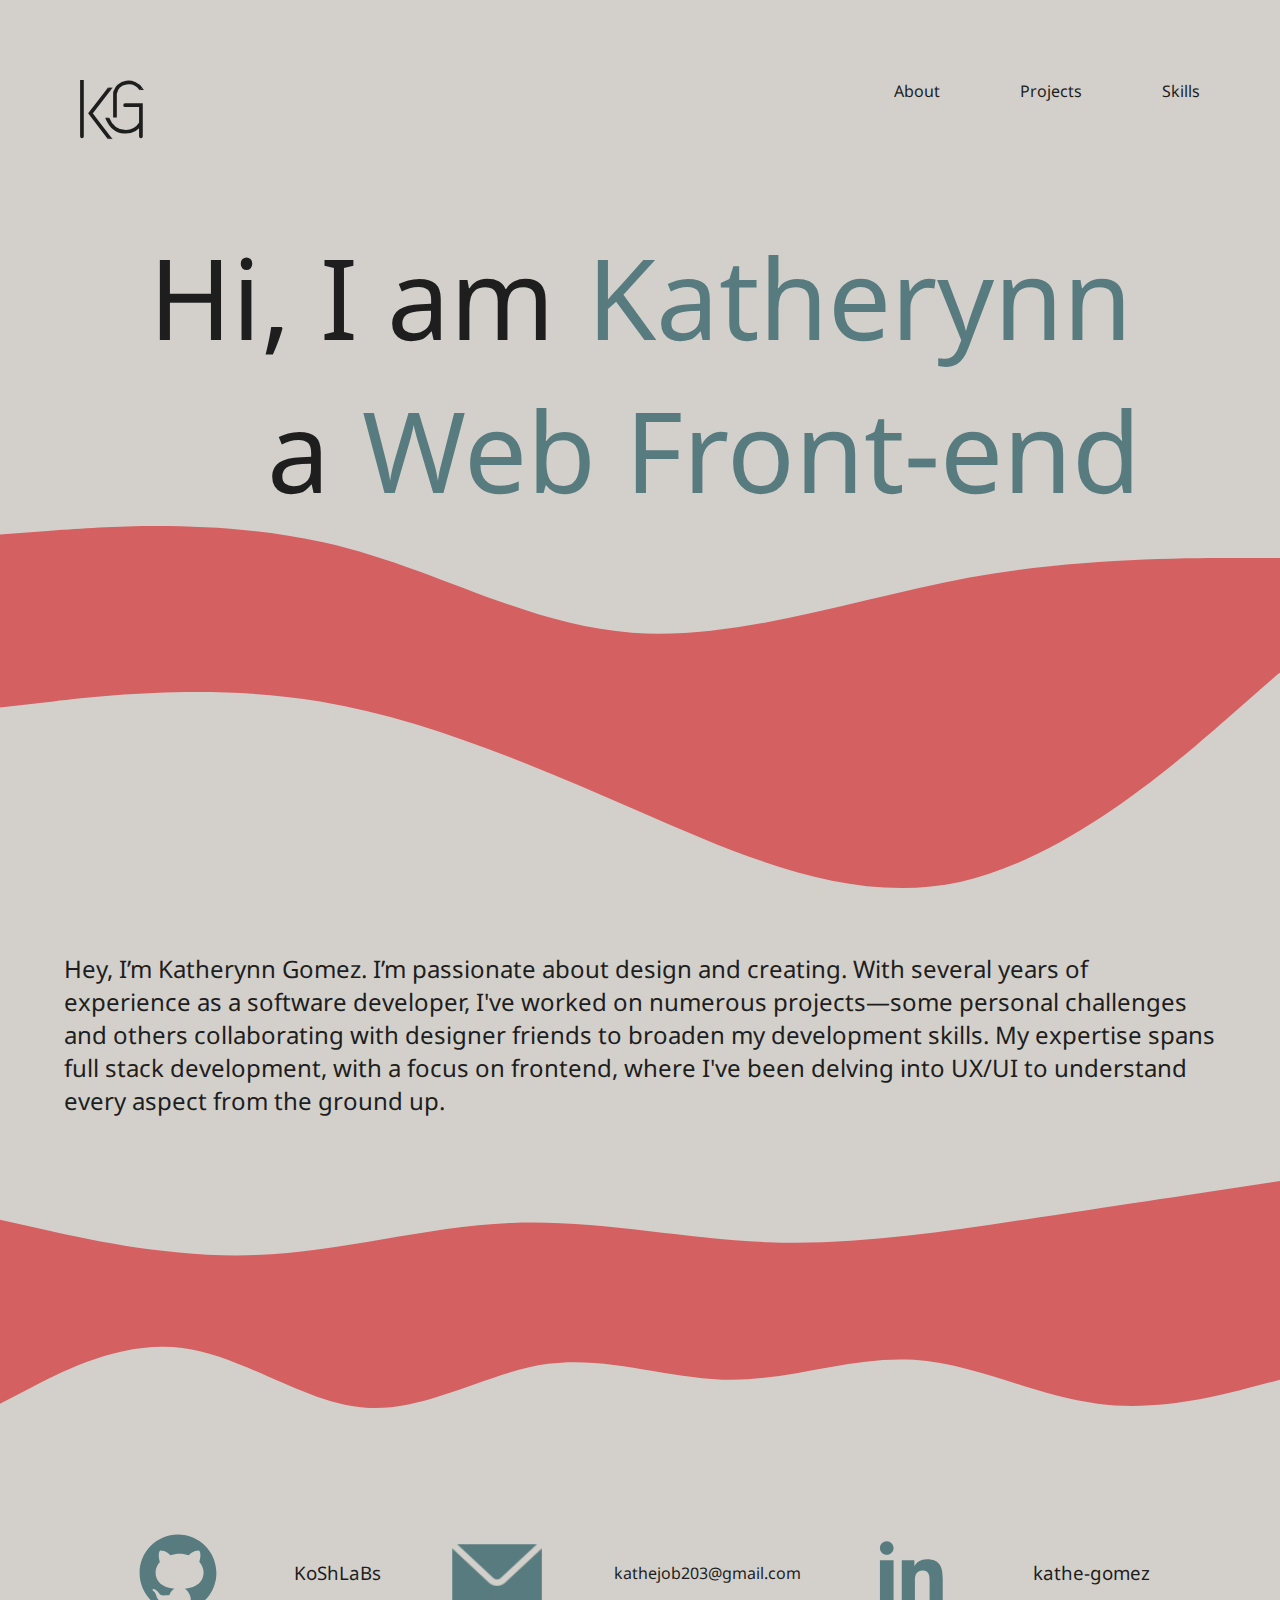
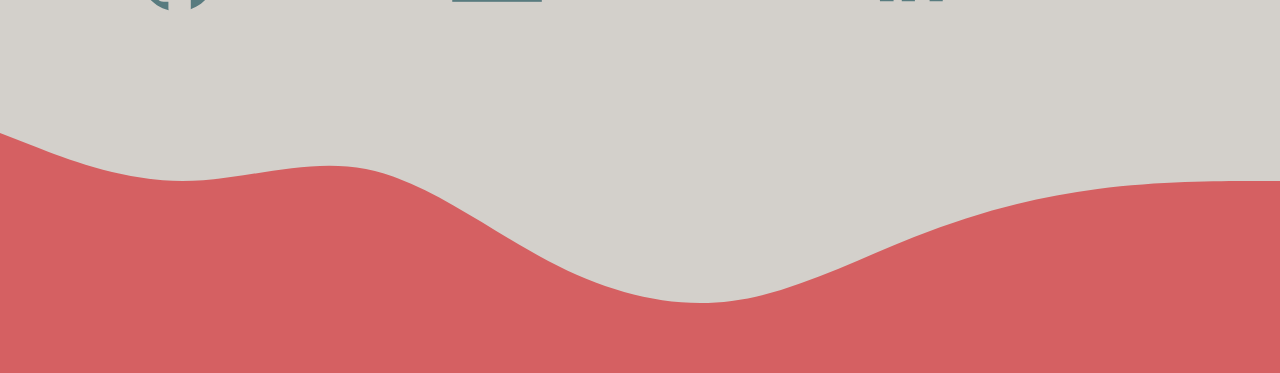
<file: index.html>
<!DOCTYPE html>
<html lang="en">
<head>
    <meta charset="UTF-8">
    <meta name="viewport" content="width=device-width, initial-scale=1.0">
    <title>Portfolio - About Me</title>
    <link rel="stylesheet" href="STYLES/style.css">
</head>
<body>
    <!--Header of the page, logo, and menu-->
    <header>
        <img src="ASSESTS/logo.svg" class="logo" alt="Katherynn Gomez">
        <div class="menu">
            <nav >    
                <ul >
                    <li><a href="index.html">About</a></li>
                    <li><a href="PAGES/projects.html">Projects</a></li>
                    <li><a href="PAGES/skills.html">Skills</a></li>
                </ul>
            </nav>
        </div>
    </header>
    <main class="index">
        <!--First frame, the name and profession-->
        <div class="name">
            <div class="texto-linea">
                <h1 class="black">Hi, I am</h1>
                <h1 class="blue">Katherynn</h1>
            </div>
            <div class="texto-lineados">
                <h1 class="black">a</h1>
                <!--the idea is to put this three phrases with an animation-->
                <div class="types">
                    <!-- <h1 class="blue">Web Designer</h1>
                    <h1 class="blue">Web Developer</h1> -->
                    <h1 class="blue">Web Front-end</h1>
                </div>
            </div>
        </div>
        <!--Part to divide the pages-->
        <div class="wave"><img src="ASSESTS/wave_one.svg" alt="waves"></div>
        <div class="wave"><img src="ASSESTS/wave_two.svg" alt="waves"></div>
        <!--About me frame-->
        <div class="about">
            <h2 class="black">Hey, I’m Katherynn Gomez. I’m passionate about design and creating. With several years of experience as a software developer, I've worked on numerous projects—some personal challenges and others collaborating with designer friends to broaden my development skills. My expertise spans full stack development, with a focus on frontend, where I've been delving into UX/UI to understand every aspect from the ground up.</h2>
        </div>
        <!--Part to divide the pages-->
        <div class="wave"><img src="ASSESTS/wave_three.svg" alt="waves"></div>
        <div class="wave"><img src="ASSESTS/wave_four.svg" alt="waves"></div>
        <!--footer of the page with the contact-->
        <div class="footer">
            <img src="ASSESTS/github.svg" alt="GitHub">
            <a href="https://github.com/KoShLaBs"><h3 class="black">KoShLaBs</h3></a>
            <img src="[data-uri]">
            <a href="mailto:kathejob203@gmail.com">kathejob203@gmail.com</a>
            <img src="ASSESTS/linkedin.svg" class="linkedin" alt="linkedin">
            <a href="https://www.linkedin.com/in/kathe-gomez-4913a8210/"><h3 class="black">kathe-gomez</h3></a>
        </div>
        <div class="wave"><img src="ASSESTS/wave_five.svg" alt="waves"></div>
    </main>
</body>
</html>
</file>
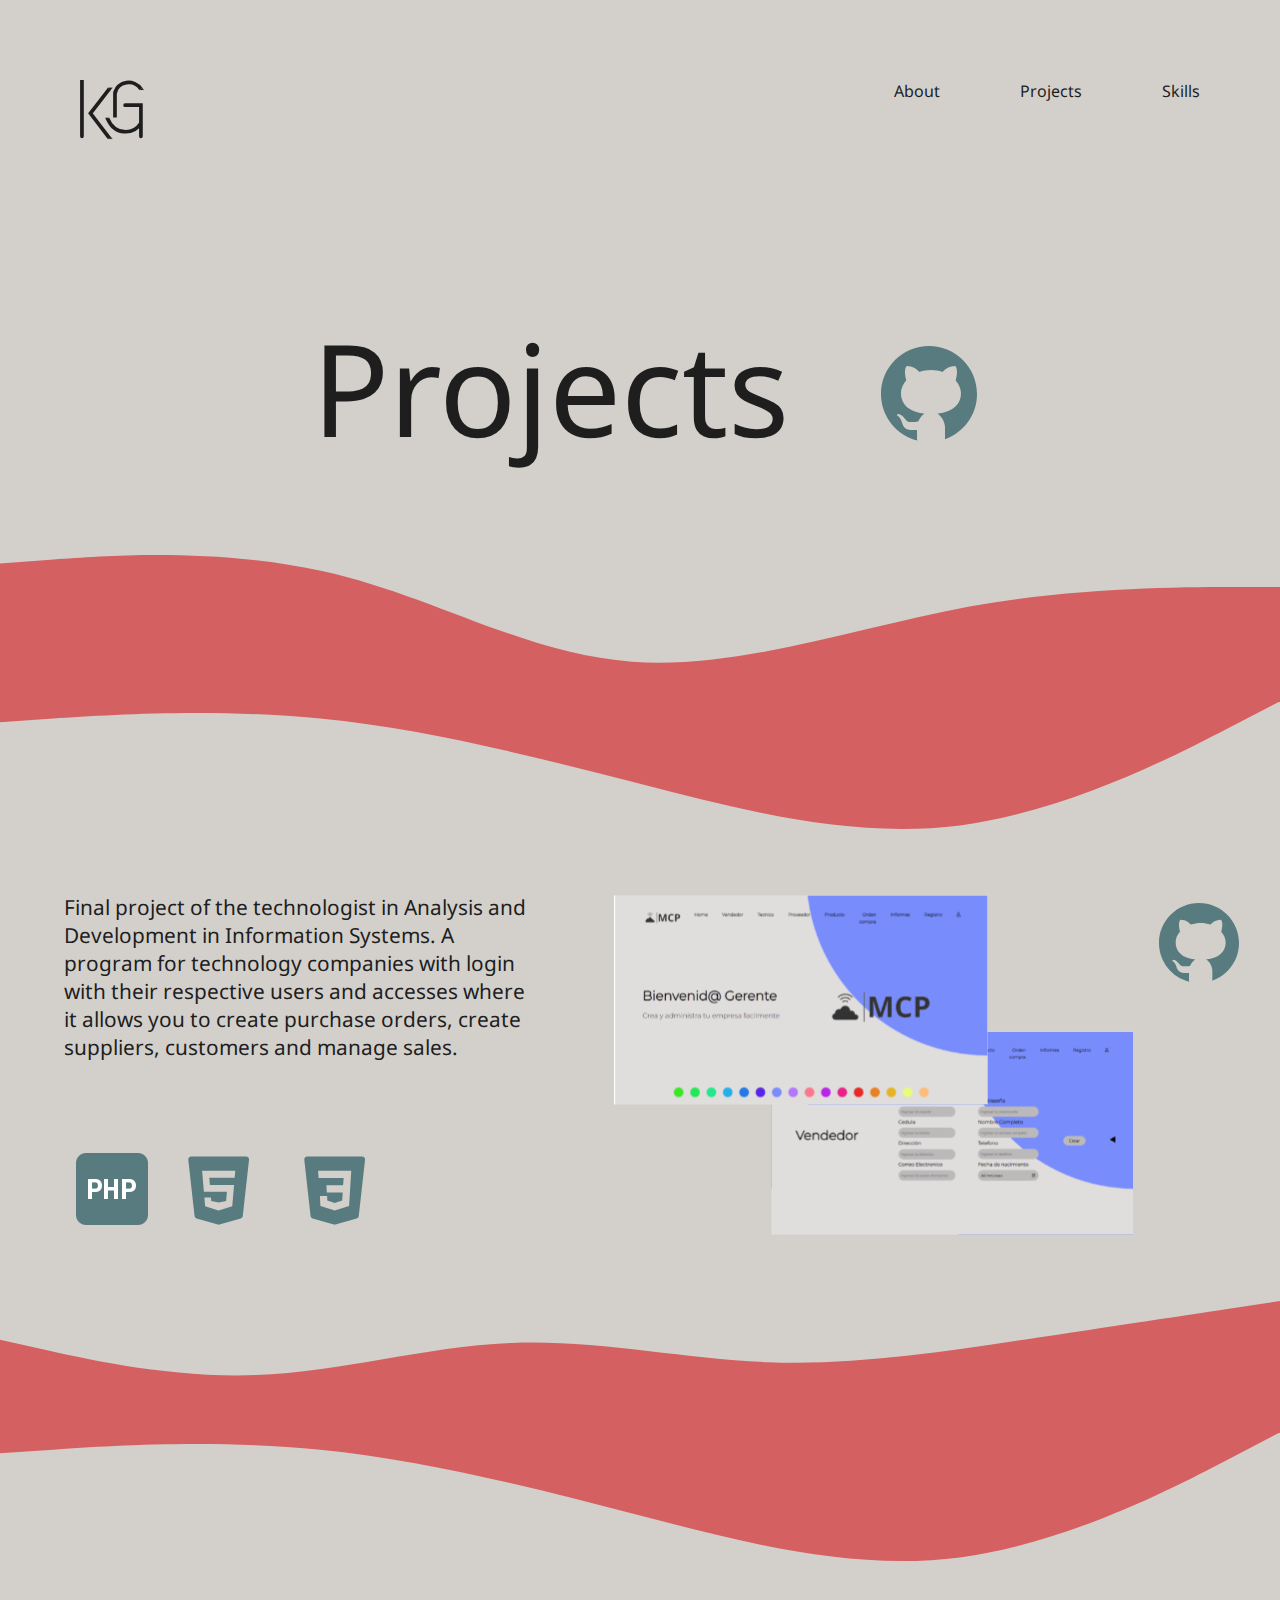
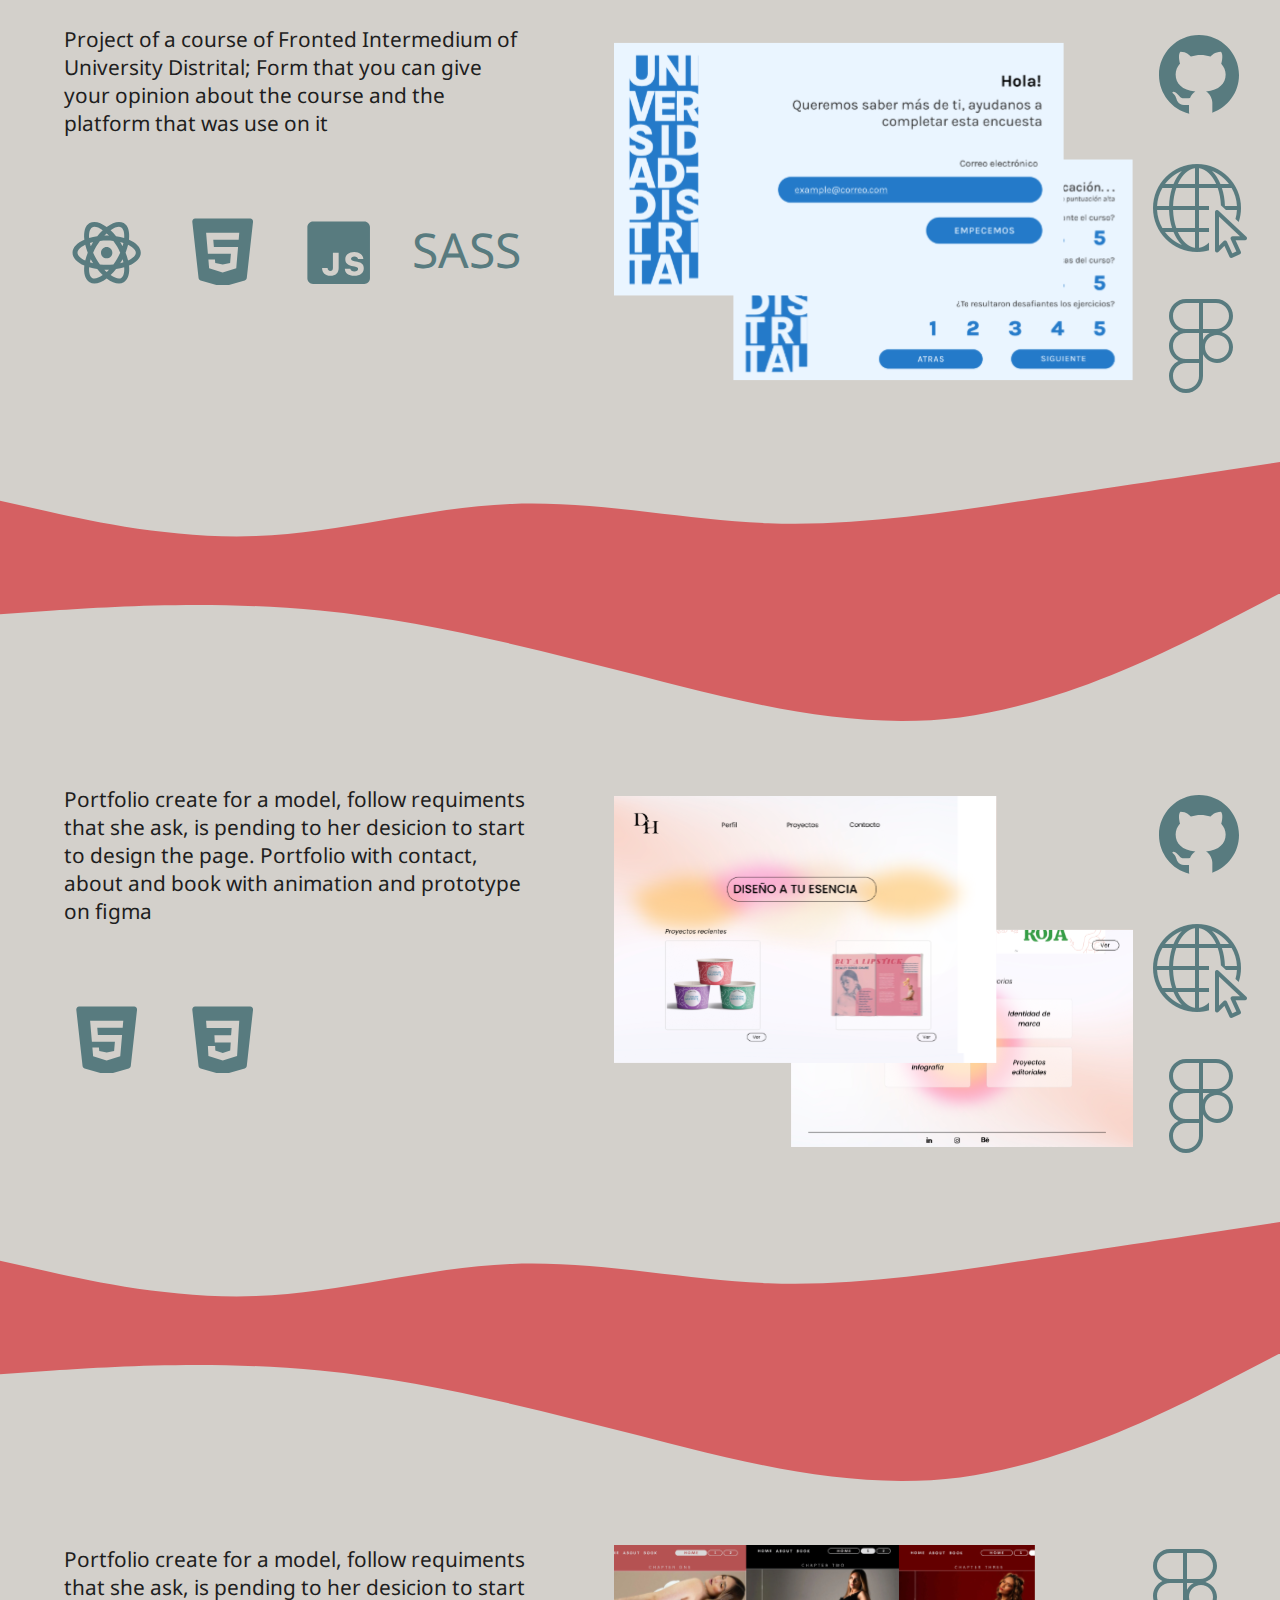
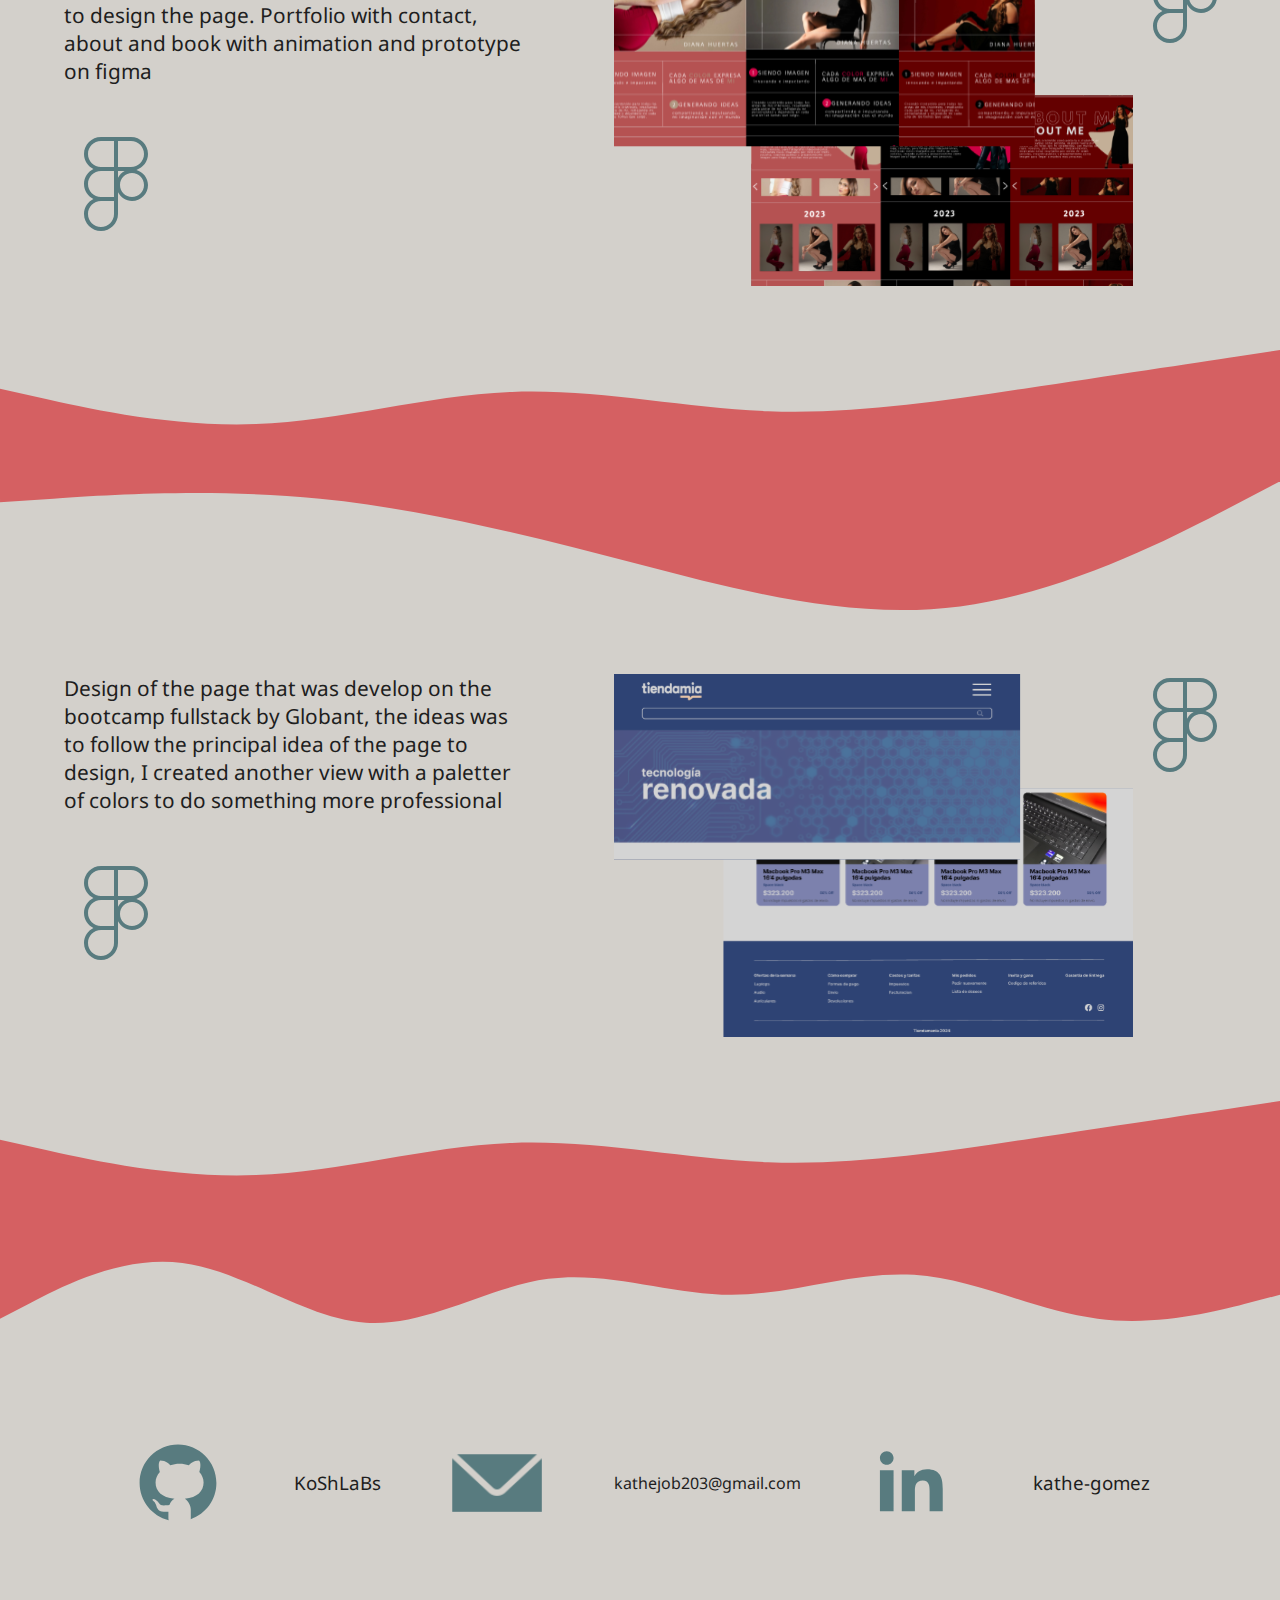
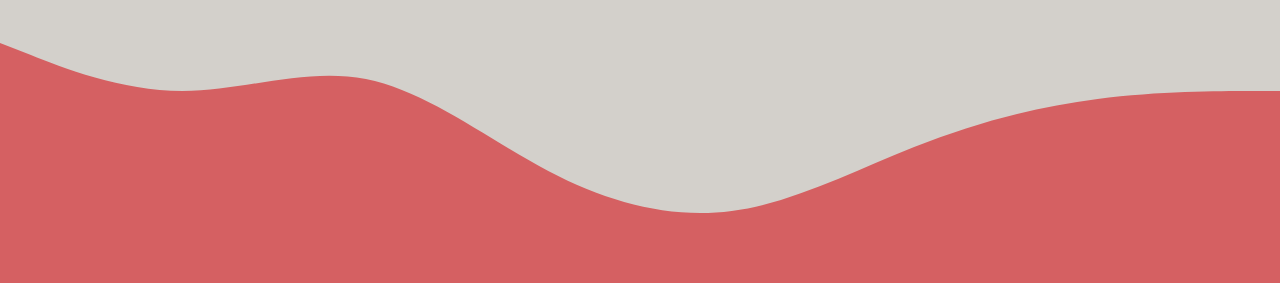
<file: PAGES/projects.html>
<!DOCTYPE html>
<html lang="en">
<head>
    <meta charset="UTF-8">
    <meta name="viewport" content="width=device-width, initial-scale=1.0">
    <title>Portfolio - Projects</title>
    <link rel="stylesheet" href="../STYLES/style.css">
</head>
<body>
    <header>
          <!--Header of the page, logo, and menu-->
          <img src="../ASSESTS/logo.svg" class="logo" alt="Katherynn Gomez">
        <div class="menu">
            <nav >    
                <ul >
                    <li><a href="../index.html">About</a></li>
                    <li><a href="projects.html">Projects</a></li>
                    <li><a href="skills.html">Skills</a></li>
                </ul>
            </nav>
        </div>
    </header>
    <main class="projects">
        <!--Title of this part-->
        <div class="title">
            <h1 class="black">Projects</h1>
            <div class="languages">
                <!--idea is to change this three icons with animation-->
                <img src="../ASSESTS/github.svg" alt="GitHub">
                <!-- <img src="[data-uri]" alt="Website">
                <img src="../ASSESTS/figma.svg" alt="Figma"> -->
            </div>
        </div>
        <!--Part to divide the pages-->
        <div class="wave"><img src="../ASSESTS/wave_one.svg" alt="waves"></div>
        <div class="wave"><img src="../ASSESTS/wave_six.svg" alt="waves"></div>
        <div class="project">
                <!--project of my cloud pymes-->
                <div class="leftside">
                    <h1 class="black">Final project of the technologist in Analysis and Development in Information Systems. A program for technology companies with login with their respective users and accesses where it allows you to create purchase orders, create suppliers, customers and manage sales.</h1>
                    <div class="images">
                        <img src="[data-uri]" class="php" alt="PHP">
                        <img src="../ASSESTS/html.svg" alt="HTML">
                        <img src="../ASSESTS/css.svg" alt="CSS">
                    </div>
                </div>
                <div class="rigth">
                    <img src="../ASSESTS/MCP.svg" class="proof" alt="MCP">
                    <div class="images">
                        <a href="https://github.com/KoShLaBs/MyCloudPymes"><img src="../ASSESTS/github.svg" alt="GitHub"></a>
                    </div>
                </div>
        </div>
            <!--Part to divide the pages-->
            <div class="wave"><img src="../ASSESTS/wave_seven.svg" alt="waves"></div>
            <div class="wave"><img src="../ASSESTS/wave_six.svg" alt="waves"></div>
        <div class="project">
                <div class="leftside">
                    <!--project of form university-->
                    <h1 class="black">Project of a course of Fronted Intermedium of University Distrital; Form that you can give your opinion about the course and the platform that was use on it</h1>
                    <div class="images">
                        <img src="../ASSESTS/react.svg" alt="React">
                        <img src="../ASSESTS/html.svg" alt="HTML">
                        <img src="../ASSESTS/js.svg" alt="JavaScript">
                        <h1 class="blue sass">SASS</h1>
                    </div>
                </div>
                <div class="rigth">
                    <img src="../ASSESTS/formdistrital.svg" class="proof" alt="Form University Distrital">
                    <div class="images">
                        <a href="https://github.com/KoShLaBs/Project-unit7-react"><img src="../ASSESTS/github.svg" alt="GitHub"></a>
                        <a href="https://form-udistrital-kgg.netlify.app/"><img src="[data-uri]" alt="Website"></a>
                        <a href="https://www.figma.com/proto/KaYSaak7alENv65OrcsNqM/Untitled?page-id=0%3A1&node-id=2-44&t=b6yskZML8GQVVU7Z-0&scaling=scale-down&content-scaling=fixed"><img src="../ASSESTS/figma.svg" alt="Figma"></a>
                    </div>                    
                </div>
        </div>
            <!--Part to divide the pages-->
            <div class="wave"><img src="../ASSESTS/wave_seven.svg" alt="waves"></div>
            <div class="wave"><img src="../ASSESTS/wave_six.svg" alt="waves"></div>
        <div class="project">
                <!--project of porfolio graphic designer-->
                <div class="leftside">
                    <h1 class="black">Portfolio create for a model, follow requiments that she ask, is pending to her desicion to start to design the page. Portfolio with contact, about and book with animation and prototype on figma</h1>
                    <div class="images">
                        <img src="../ASSESTS/html.svg" alt="HTML">
                        <img src="../ASSESTS/css.svg" alt="CSS">
                    </div>
                </div>
                <div class="rigth">
                    <img src="../ASSESTS/portfoliodesigner.svg" class="proof" alt="Portfolio graphic designer">
                    <div class="images">
                        <a href="https://github.com/KoShLaBs/PortfolioDH"><img src="../ASSESTS/github.svg" alt="GitHub"></a>
                        <a href="https://koshlabs.github.io/PortfolioDH/"><img src="[data-uri]" alt="Website"></a>
                        <a href="https://www.figma.com/proto/tqqKUg09c7JgbNvWKs5HaM/DIANA?page-id=0%3A1&node-id=352-168&t=oB1PGfp89q7RqMsl-0&scaling=scale-down&content-scaling=fixed&starting-point-node-id=352%3A168"><img src="../ASSESTS/figma.svg" alt="Figma"></a>
                    </div>                    
                </div>
        </div>
            <!--Part to divide the pages-->
            <div class="wave"><img src="../ASSESTS/wave_seven.svg" alt="waves"></div>
            <div class="wave"><img src="../ASSESTS/wave_six.svg" alt="waves"></div>
        <div class="project">
                <!--project of portfolio model-->
                <div class="leftside">
                    <h1 class="black">Portfolio create for a model, follow requiments that she ask, is pending to her desicion to start to design the page. Portfolio with contact, about and book with animation and prototype on figma</h1>
                    <div class="images">
                        <img src="../ASSESTS/figma.svg" alt="Figma">
                    </div>
                </div>
                <div class="rigth">
                    <img src="../ASSESTS/portfoliomodel.svg" class="proof" alt="Model portfolio">
                    <a href="https://www.figma.com/proto/tqqKUg09c7JgbNvWKs5HaM/DIANA?page-id=101%3A32&node-id=104-39&t=dP3txKhd8Ve3qyFm-0&scaling=scale-down-width&content-scaling=fixed&starting-point-node-id=104%3A39"><img src="../ASSESTS/figma.svg" alt="Figma"></a>
                </div>
        </div>
            <!--Part to divide the pages-->
            <div class="wave"><img src="../ASSESTS/wave_seven.svg" alt="waves"></div>
            <div class="wave"><img src="../ASSESTS/wave_six.svg" alt="waves"></div>
        <div class="project">
                <!--project of market-->
                <div class="leftside">
                    <h1 class="black">Design of the page that was develop on the bootcamp fullstack by Globant, the ideas was to follow the principal idea of the page to design, I created another view with a paletter of colors to do something more professional</h1>
                    <div class="images">
                        <img src="../ASSESTS/figma.svg" alt="Figma">
                    </div>
                </div>
                <div class="rigth">
                    <img src="../ASSESTS/market.svg" class="proof" alt="Market">
                    <a href="https://www.figma.com/proto/PmBxY8kzbyCnDslp5Rsk1n/Storefront?page-id=0%3A1&node-id=1-2&t=kxbjoxQhdqslxj9q-0&scaling=scale-down&content-scaling=fixed"><img src="../ASSESTS/figma.svg" alt="Figma"></a>
                </div>
        </div>
        <!--Part to divide the pages-->
        <div class="wave"><img src="../ASSESTS/wave_seven.svg" alt="waves"></div>
        <div class="wave"><img src="../ASSESTS/wave_four.svg" alt="waves"></div>
        <!--footer of the page with the contact-->
        <div class="footer">
            <img src="../ASSESTS/github.svg" alt="GitHub">
            <a href="https://github.com/KoShLaBs"><h3 class="black">KoShLaBs</h3></a>
            <img src="[data-uri]">
            <a href="mailto:kathejob203@gmail.com">kathejob203@gmail.com</a>
            <img src="../ASSESTS/linkedin.svg" class="linkedin" alt="linkedin">
            <a href="https://www.linkedin.com/in/kathe-gomez-4913a8210/"><h3 class="black">kathe-gomez</h3></a>
        </div>
        <div class="wave"><img src="../ASSESTS/wave_five.svg" alt="waves"></div>
    </main>
</body>
</html>
</file>
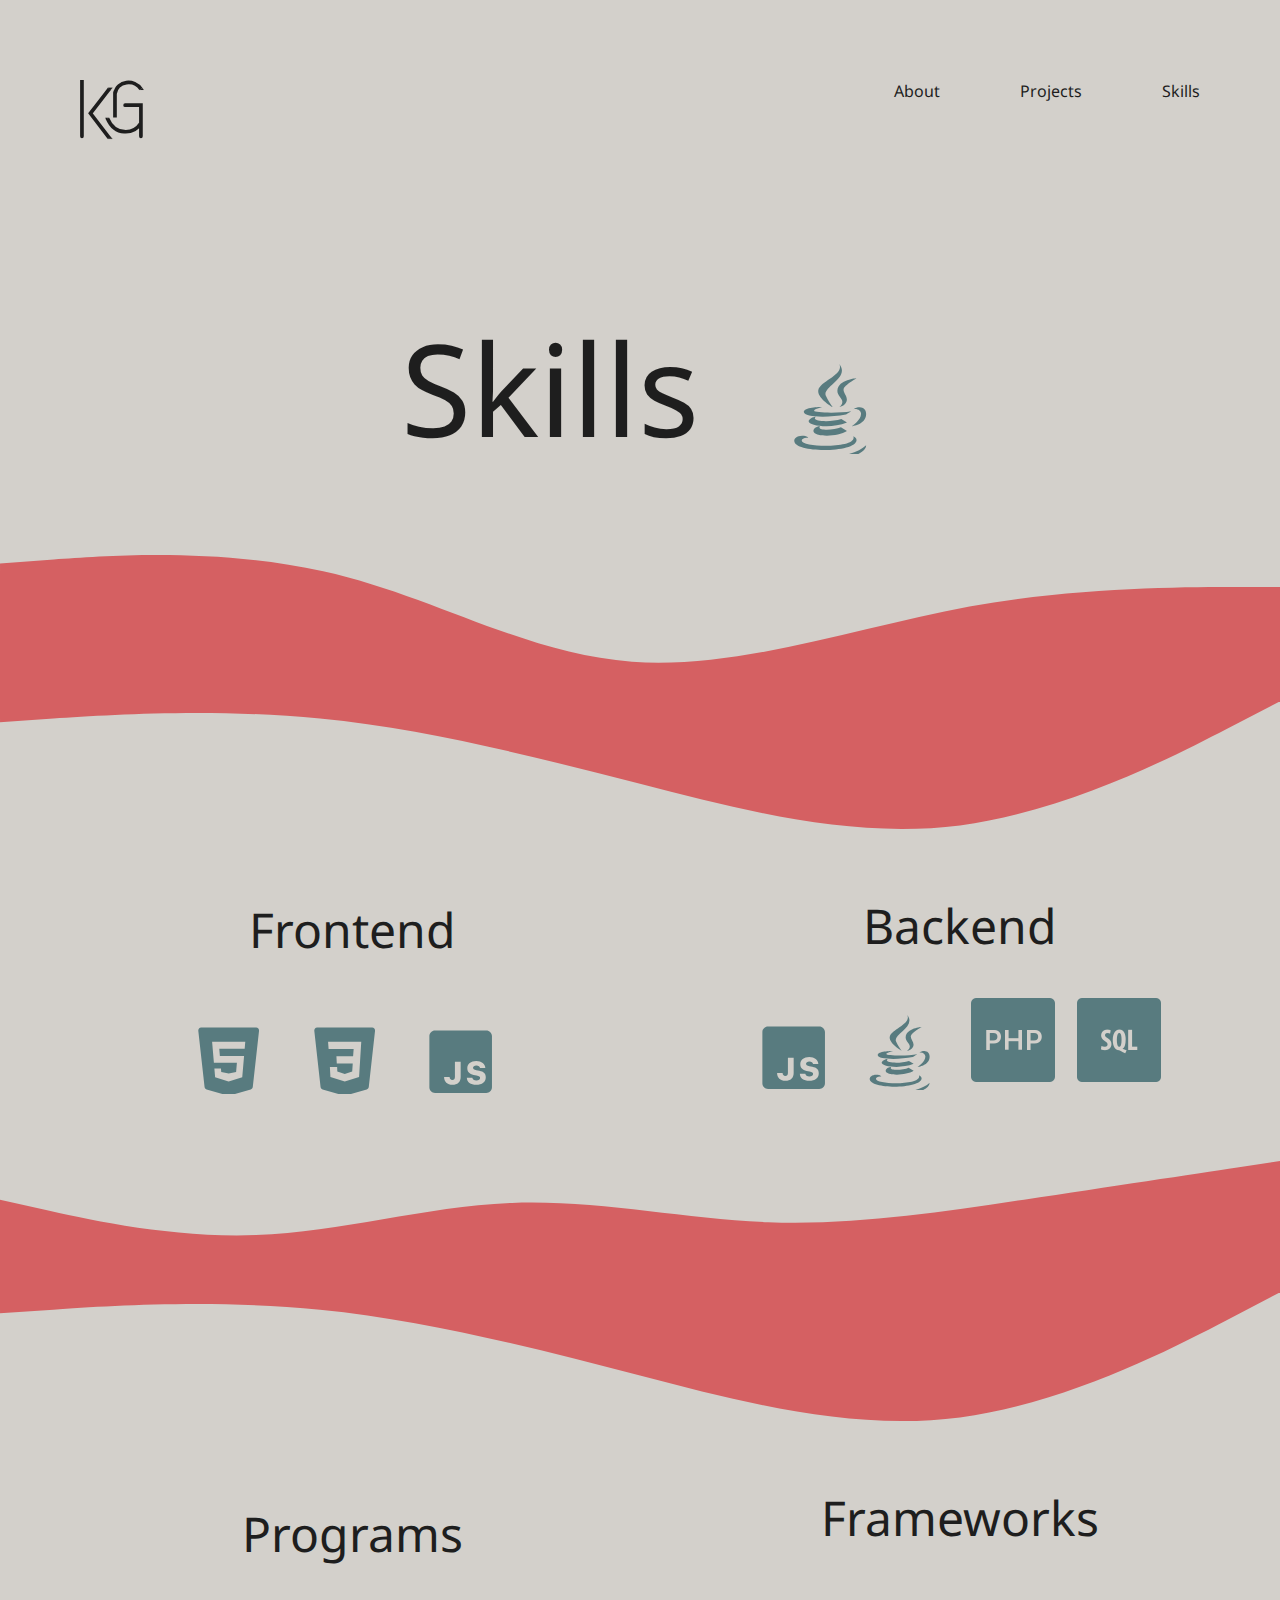
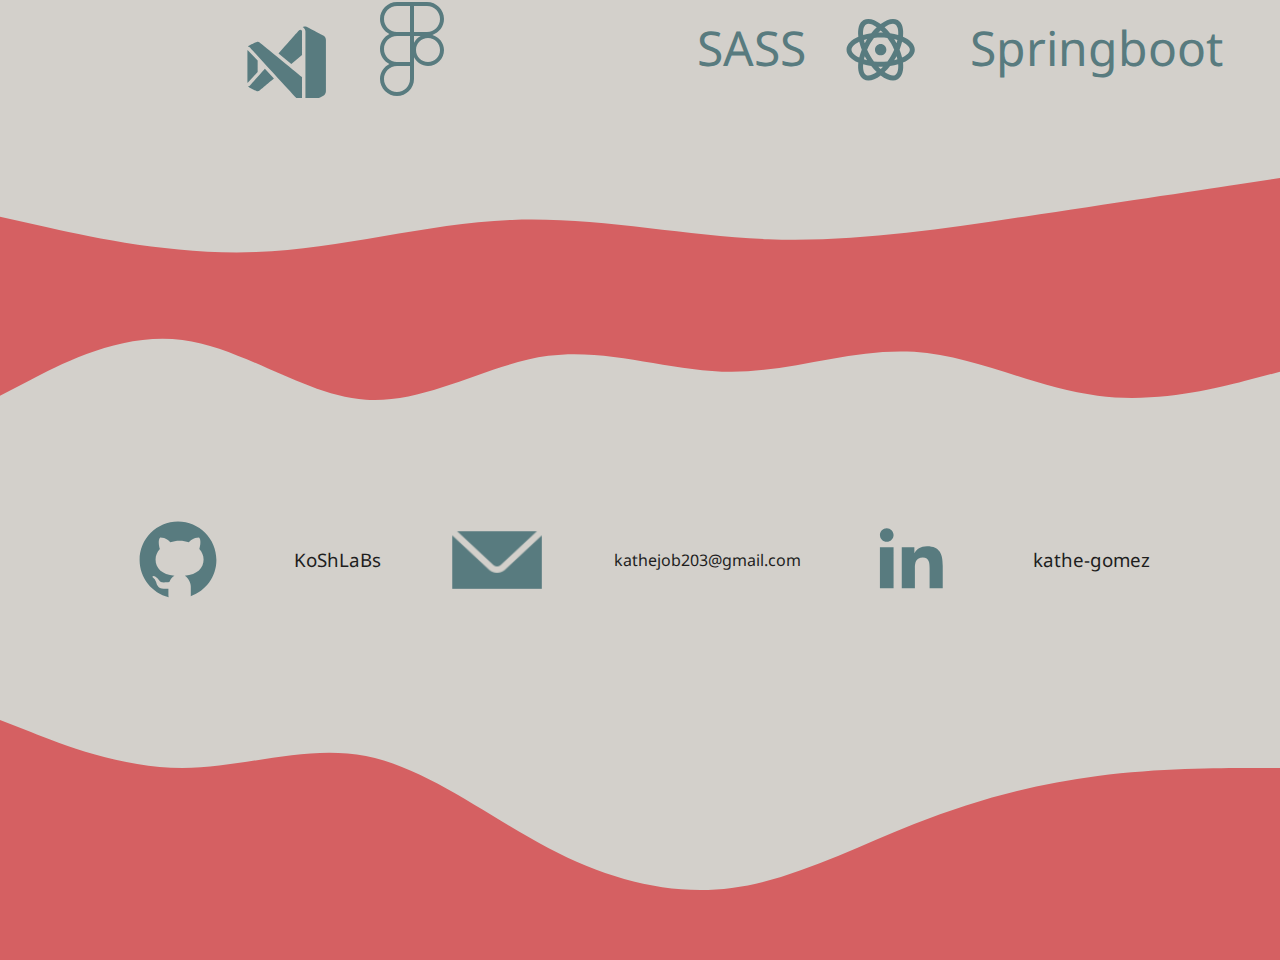
<file: PAGES/skills.html>
<!DOCTYPE html>
<html lang="en">
<head>
    <meta charset="UTF-8">
    <meta name="viewport" content="width=device-width, initial-scale=1.0">
    <title>Portfolio - Skills</title>
    <link rel="stylesheet" href="../STYLES/style.css">
</head>
<body>
     <!--Header of the page, logo, and menu-->
    <header>
        <img src="../ASSESTS/logo.svg" class="logo" alt="Katherynn Gomez">
        <div class="menu">
            <nav >    
                <ul >
                    <li><a href="../index.html">About</a></li>
                    <li><a href="projects.html">Projects</a></li>
                    <li><a href="skills.html">Skills</a></li>
                </ul>
            </nav>
        </div>
    </header>
    <main class="skills">
        <!--title of the page-->
        <div class="title">
            <h1 class="black">Skills</h1>
            <!--idea is to change this three icons with animation-->
            <div class="languages">
                <img src="../ASSESTS/java.svg" alt="Java">
                <!-- <img src="../ASSESTS/react.svg" alt="React">
                <img src="[data-uri]" class="php" alt="PHP">
                <img src="[data-uri]" alt="SQL Database">
                <img src="../ASSESTS/html.svg" alt="HTML">
                <img src="../ASSESTS/css.svg" alt="CSS">
                <img src="../ASSESTS/js.svg" alt="JavaScript">
                <h1 class="blue sass">SASS</h1> -->
            </div>
        </div>
        <!--Part to divide the pages-->
        <div class="wave"><img src="../ASSESTS/wave_one.svg" alt="waves"></div>
        <div class="wave"><img src="../ASSESTS/wave_six.svg" alt="waves"></div>
        <div class="skills-uno">
            <div class="leftside">
                <h1 class="black">Frontend</h1>
                <div class="images">
                    <img src="../ASSESTS/html.svg" alt="HTML">
                    <img src="../ASSESTS/css.svg" alt="CSS">
                    <img src="../ASSESTS/js.svg" alt="JavaScript">
                </div>
            </div>
            <div class="rigthside">
                <h1 class="black">Backend</h1>
                <div class="images">
                    <img src="../ASSESTS/js.svg" alt="JavaScript">
                    <img src="../ASSESTS/java.svg" alt="Java">
                    <img src="[data-uri]" alt="PHP">
                    <img src="[data-uri]" alt="SQL Database">
                </div>
            </div>
        </div>
        <!--Part to divide the pages-->
        <div class="wave"><img src="../ASSESTS/wave_seven.svg" alt="waves"></div>
        <div class="wave"><img src="../ASSESTS/wave_six.svg" alt="waves"></div>
        <div class="skills-dos">
            <div class="leftside">
                <h1 class="black">Programs</h1>
                <div class="images">
                    <img src="../ASSESTS/visualstudio.svg" alt="Visual Studio">
                    <img src="../ASSESTS/figma.svg" alt="Figma">
                </div>
            </div>
            <div class="rigthside">
                <h1 class="black">Frameworks</h1>
                <div class="images">
                    <h1 class="blue">SASS</h1>
                    <img src="../ASSESTS/react.svg" alt="React">
                    <h1 class="blue">Springboot</h1>
                </div>
            </div>
        </div>
        <!--Part to divide the pages-->
        <div class="wave"><img src="../ASSESTS/wave_seven.svg" alt="waves"></div>
        <div class="wave"><img src="../ASSESTS/wave_four.svg" alt="waves"></div>
        <!--footer of the page with the contact-->
        <div class="footer">
            <img src="../ASSESTS/github.svg" alt="GitHub">
            <a href="https://github.com/KoShLaBs"><h3 class="black">KoShLaBs</h3></a>
            <img src="[data-uri]">
            <a href="mailto:kathejob203@gmail.com">kathejob203@gmail.com</a>
            <img src="../ASSESTS/linkedin.svg" class="linkedin" alt="linkedin">
            <a href="https://www.linkedin.com/in/kathe-gomez-4913a8210/"><h3 class="black">kathe-gomez</h3></a>
        </div>
        <div class="wave"><img src="../ASSESTS/wave_five.svg" alt="waves"></div>
    </main>
</body>
</html>
</file>
<file: STYLES/style.css>
@import url(footer.css);
@import url(font.css);
@import url(index/index.css);
@import url(header.css);
@import url(projects/projects.css);
@import url(skills/skills.css);
@import url(responsive.css);

*{
    margin: 0;
    padding: 0;
    background-color: #D3D0CB;
}

a{
    text-decoration: none;
    color: #1E1E1E;
}

.wave img{
    width: 100%;
    position: static;
}

.wave{
    display: flex;
    justify-content: end;
}
</file>
